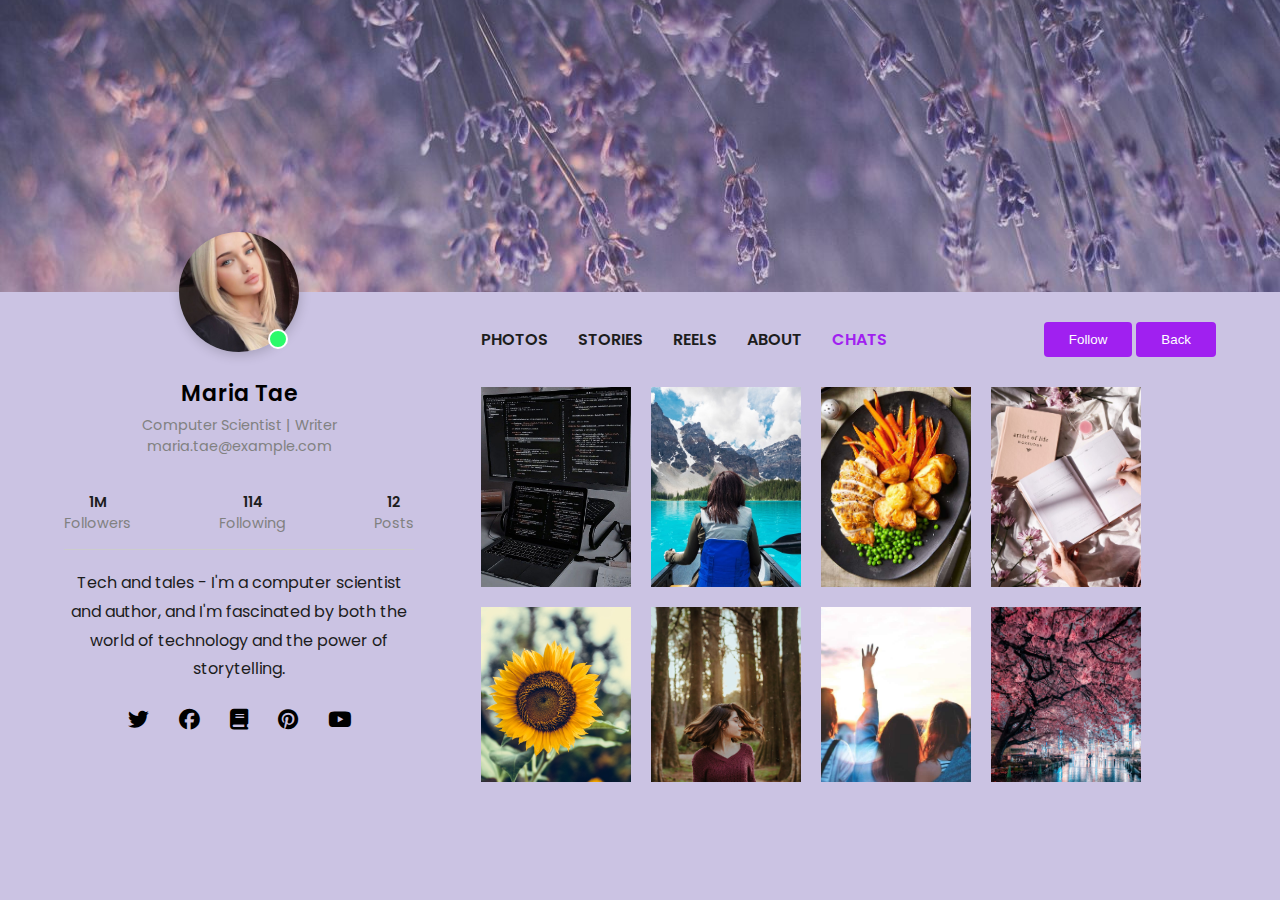
<file: index.html>
<!DOCTYPE html>
<html lang="en">
  <head>
    <meta charset="UTF-8" />
    <meta http-equiv="X-UA-Compatible" content="IE=edge" />
    <meta name="viewport" content="width=device-width, initial-scale=1.0" />
    <title>Profile Page</title>
    <!-- Font Awesome -->
    <link rel="stylesheet" href="https://cdnjs.cloudflare.com/ajax/libs/font-awesome/6.1.1/css/all.min.css"
    />
    <!-- Bootstrap -->
    <link rel="stylesheet" href="https://cdnjs.cloudflare.com/ajax/libs/twitter-bootstrap/5.1.0/css/bootstrap.min.css" integrity="sha512-j/VGxPz9XfC8jBDkz/EtIM5K5Ff44vOU8Y1WcKmIXxvaKj9hPm2n7WgRrysi98grC53uie1n8dLG4u3+gNtx1g==" crossorigin="anonymous" referrerpolicy="no-referrer"/>
    <!-- CSS -->
    <link rel="stylesheet" href="css/style.css" />
</head>
  <body>
    <div class="container-fluid header__wrapper">
      <header></header>
      <div class="row cols__container">
        <div class="col-md-6 left__col">
          <div class="img__container">
            <img src="img\profile picture.jpg" alt="Maria Tae" />
            <span></span>
          </div>
          <h2>Maria Tae</h2>
          <p>Computer Scientist | Writer</p>
          <p>maria.tae@example.com</p>

          <ul class="about">
            <li><span>1M</span>Followers</li>
            <li><span>114</span>Following</li>
            <li><span>12</span>Posts</li>
          </ul>

          <div class="content">
            <p>
              Tech and tales - I'm a computer scientist and author, and I'm fascinated by both the world of technology and the power of storytelling.
            </p>

            <ul>
              <li><i class="fab fa-twitter"></i></li>
              <i class="fab fa-facebook"></i>
              <i class="fa-solid fa-book"></i>
              <i class="fab fa-pinterest"></i>
              <i class="fab fa-youtube"></i>
            </ul>
          </div>
        </div>
        <div class="col-md-6 right__col">
          <nav>
            <ul>
              <li><a href="">Photos</a></li>
              <li><a href="">Stories</a></li>
              <li><a href="">Reels</a></li>
              <li><a href="">About</a></li>
              <li><a href="index2.html" style="background-color: #CBC3E3; border-color: blue; color: #a020f0;">Chats</a></li>

            </ul>

           <form>
           <button type="Follow" formaction="index.html">Follow</button>
           <button type="Back" formaction="index1.html">Back</button>
           </form>
            
          </nav>

          <div class="photos">
           <img src="img\img9.jpg" alt="Photo" />
            <img src="img\img2.jpg" alt="Photo" />
            <img src="img\img4.jpg" alt="Photo" />
            <img src="img\img8.jpg" alt="Photo" />
            <img src="img\insta pic 2.jpg" alt="Photo" />
            <img src="img\Eva.jpeg" alt="Photo" />
            <img src="img\img3.jpg" alt="Photo" />
            <img src="img\img10.jpg" alt="Photo" />
            <img src="img\img6.jpg" alt="Photo" />
            <img src="img\img5.jpg" alt="Photo" />
            <img src="img\img15.jpg" alt="Photo" />
            <img src="img\img14.jpg" alt="Photo" />

          </div>
        </div>
      </div>
    </div>
  </body>
</html>
</file>
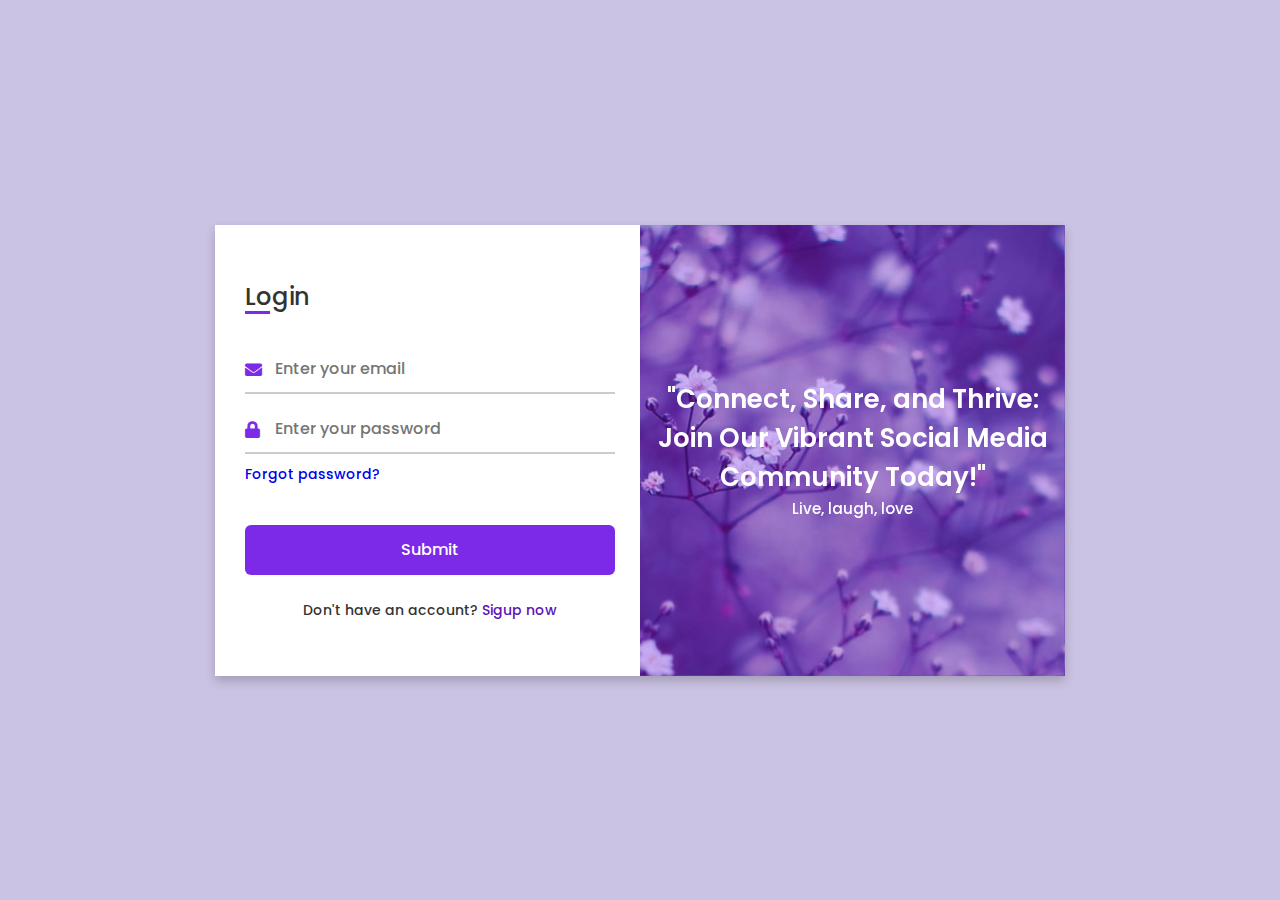
<file: index1.html>
<!DOCTYPE html>
<html lang="en" dir="ltr">
<head>
  <meta charset="UTF-8">
  <title>Login and SignUp Form </title>
  <!-- CSS -->
  <link rel="stylesheet" href="css/style1.css">
  <!-- Fontawesome CDN Link -->
  <link rel="stylesheet" href="https://cdnjs.cloudflare.com/ajax/libs/font-awesome/5.15.3/css/all.min.css">
  <meta name="viewport" content="width=device-width, initial-scale=1.0">
  <!-- Bootstrap CDN Link -->
  <link rel="stylesheet" href="https://cdnjs.cloudflare.com/ajax/libs/twitter-bootstrap/5.1.0/css/bootstrap.min.css" integrity="sha512-qvK8W1xbV1JwNzgTJxPf8jK/wpygX2fLAsHpbKjJ8S8cBsyIwTFM1j3Ov4o4bjf+X9BQgDwn7jK8JGDKz7+ujw==" crossorigin="anonymous" referrerpolicy="no-referrer" />
</head>
<body>
  <!--Flip-->
  <div class="container">
    <div class="row">
      <div class="col-md-6">
        <input type="checkbox" id="flip">
        <div class="cover">
          <div class="front">
            <img src="img\front.jpg" alt="">
            <div class="text">
              <span class="text-1">"Connect, Share, and Thrive: <br> Join Our Vibrant Social Media Community Today!"</span>
              <span class="text-2">Live, laugh, love</span>
            </div>
          </div>
          <div class="back">
            <img class="backImg" src="img\front.jpg" alt="">
            <div class="text">
              <span class="text-1">Experience social networking like never before</span>
              <span class="text-2">Stay in touch, anytime, anywhere</span>
            </div>
          </div>
        </div>
      </div>
      <!--Login-->
      <div class="col-md-6">
        <div class="forms">
          <div class="form-content">
            <div class="login-form">
              <div class="title">Login</div>
              <form action="index.html">
                <div class="input-boxes">
                  <div class="input-box">
                    <i class="fas fa-envelope"></i>
                    <input type="text" placeholder="Enter your email" required>
                  </div>
                  <div class="input-box">
                    <i class="fas fa-lock"></i>
                    <input type="password" placeholder="Enter your password" required>
                  </div>
                  <div class="text"><a href="#">Forgot password?</a></div>
                  <div class="button input-box">
                    <input type="submit" value="Submit">
                  </div>
                  <div class="text sign-up-text">Don't have an account? <label for="flip">Sigup now</label></div>
                </div>
              </form>
            </div>
            <!--Signup-->
            <div class="signup-form">
              <div class="title">Signup</div>
              <form action="index.html">
                <div class="input-boxes">
              <div class="input-box">
                <i class="fas fa-user"></i>
                <input type="text" placeholder="Enter your name" required>
              </div>
              <div class="input-box">
                <i class="fas fa-envelope"></i>
                <input type="text" placeholder="Enter your email" required>
              </div>
              <div class="input-box">
                <i class="fas fa-lock"></i>
                <input type="password" placeholder="Enter your password" required>
              </div>
              <div class="button input-box">
                <input type="submit" value="Submit">
              </div>
              <div class="text sign-up-text">Already have an account? <label for="flip">Login now</label></div>
            </div>
      </form>
    </div>
    </div>
    </div>
  </div>
</body>
</html>
</file>
<file: css/style.css>
@import url("https://fonts.googleapis.com/css2?family=Poppins:wght@400;600&display=swap");
body {
  width: 100%;
  margin: 0;
  padding: 0;
  box-sizing: border-box;
  min-height: 100vh;
  font-family: "Poppins", sans-serif;
  background-color: #CBC3E3;
}

ul {
  list-style-type: none;
  margin: 0;
  padding: 0;
  display: flex;
  align-items: center;
}

a {
  text-decoration: none;
}

.header__wrapper header {
  width: 100%;
  background: url("../img/background6.jpg") no-repeat 50% 20% / cover;
  min-height: calc(100px + 15vw);
}

.header__wrapper .cols__container .left__col {
  padding: 25px 20px;
  text-align: center;
  max-width: 350px;
  position: relative;
  margin: 0 auto;
}

.header__wrapper .cols__container .left__col .img__container {
  position: absolute;
  top: -60px;
  left: 50%;
  transform: translatex(-50%);
}
.header__wrapper .cols__container .left__col .img__container img {
  width: 120px;
  height: 120px;
  object-fit: cover;
  border-radius: 50%;
  display: block;
  box-shadow: 1px 3px 12px rgba(0, 0, 0, 0.18);
}
.header__wrapper .cols__container .left__col .img__container span {
  position: absolute;
  background: #2afa6a;
  width: 16px;
  height: 16px;
  border-radius: 50%;
  bottom: 3px;
  right: 11px;
  border: 2px solid #fff;
}
.header__wrapper .cols__container .left__col h2 {
  margin-top: 60px;
  font-weight: 600;
  font-size: 22px;
  margin-bottom: 5px;
}
.header__wrapper .cols__container .left__col p {
  font-size: 0.9rem;
  color: #818181;
  margin: 0;
}
.header__wrapper .cols__container .left__col .about {
  justify-content: space-between;
  position: relative;
  margin: 35px 0;
}
.header__wrapper .cols__container .left__col .about li {
  display: flex;
  flex-direction: column;
  color: #818181;
  font-size: 0.9rem;
}
.header__wrapper .cols__container .left__col .about li span {
  color: #1d1d1d;
  font-weight: 600;
}
.header__wrapper .cols__container .left__col .about:after {
  position: absolute;
  content: "";
  bottom: -16px;
  display: block;
  background: #cccccc;
  height: 1px;
  width: 100%;
}
.header__wrapper .cols__container .content p {
  font-size: 1rem;
  color: #1d1d1d;
  line-height: 1.8em;
}
.header__wrapper .cols__container .content ul {
  gap: 30px;
  justify-content: center;
  align-items: center;
  margin-top: 25px;
}
.header__wrapper .cols__container .content ul li {
  display: flex;
}
.header__wrapper .cols__container .content ul i {
  font-size: 1.3rem;
}
.header__wrapper .cols__container .right__col nav {
  display: flex;
  align-items: center;
  padding: 30px 0;
  justify-content: space-between;
  flex-direction: column;
}
.header__wrapper .cols__container .right__col nav ul {
  display: flex;
  gap: 20px;
  flex-direction: column;
}
.header__wrapper .cols__container .right__col nav ul li a {
  text-transform: uppercase;
  color: #1d1d1d;
  font-weight: 600;
}
.header__wrapper .cols__container .right__col nav ul li:nth-child(1) a {
  color: #1d1d1d;
  font-weight: 600;
}
.header__wrapper .cols__container .right__col nav button {
  background: #a020f0;
  color: #fff;
  border: none;
  padding: 10px 25px;
  border-radius: 4px;
  cursor: pointer;
  margin-top: 20px;
}
.header__wrapper .cols__container .right__col nav button:hover {
  opacity: 0.8;
}

.header__wrapper .cols__container .right__col .photos {
  display: grid;  grid-template-columns: repeat(auto-fill, 150px);
  gap: 20px;
}

.header__wrapper .cols__container .right__col .photos img {
  width: 100%;
  height: 100%;
  object-fit: cover;
}


/* Responsiveness */

@media (min-width: 868px) {
  .header__wrapper .cols__container {
    max-width: 1200px;
    margin: 0 auto;
    width: 90%;
    justify-content: space-between;
    display: grid;
    grid-template-columns: 1fr 2fr;
    gap: 50px;
  }
  .header__wrapper .cols__container .left__col {
    padding: 25px 0px;
  }
  .header__wrapper .cols__container .right__col nav ul {
    flex-direction: row;
    gap: 30px;
  }
  .header__wrapper .cols__container .right__col .photos {
    height: 365px;
    overflow: auto;
    padding: 0 0 30px;
  }
}

@media (min-width: 1017px) {
  .header__wrapper .cols__container .left__col {
    margin: 0;
    margin-right: auto;
  }
  .header__wrapper .cols__container .right__col nav {
    flex-direction: row;
  }
  .header__wrapper .cols__container .right__col nav button {
    margin-top: 0;
  }
}
</file>
<file: css/style1.css>
@import url('https://fonts.googleapis.com/css2?family=Poppins:wght@200;300;400;500;600;700&display=swap');
*{
  margin: 0;
  padding: 0;
  box-sizing: border-box;
  font-family: "Poppins" , sans-serif;
}
body{
  min-height: 100vh;
  display: flex;
  align-items: center;
  justify-content: center;
  background: #CBC3E3;
  padding: 30px;
}
.container{
  position: relative;
  max-width: 850px;
  width: 100%;
  background: #fff;
  padding: 40px 30px;
  box-shadow: 0 5px 10px rgba(0,0,0,0.2);
  perspective: 2700px;
}
.container .cover{
  backface-visibility: hidden;
  position: absolute;
  top: 0;
  left: 50%;
  height: 100%;
  width: 50%;
  z-index: 98;
  transition: all 1s ease;
  transform-origin: left;
  transform-style: preserve-3d;
}
.container #flip:checked ~ .cover{
  transform: rotateY(-180deg);
}
 .container .cover .front,
 .container .cover .back{
  position: absolute;
  top: 0;
  left: 0;
  height: 100%;
  width: 100%;
}
.cover .back{
  transform: rotateY(180deg);
}
.container .cover::before,
.container .cover::after{
  content: '';
  position: absolute;
  height: 100%;
  width: 100%;
  background: #7d2ae8;
  opacity: 0.5;
  z-index: 12;
}

.container .cover::before,
.container .cover::after{
  opacity: 0.2;
  transform: rotateY(180deg);
  
}
.container .cover img{
  position: absolute;
  height: 100%;
  width: 100%;
  object-fit: cover;
  z-index: 10;
}
.container .cover .text{
  position: absolute;
  z-index: 130;
  height: 100%;
  width: 100%;
  display: flex;
  flex-direction: column;
  align-items: center;
  justify-content: center;
}
.cover .text .text-1,
.cover .text .text-2{
  font-size: 26px;
  font-weight: 600;
  color: #fff;
  text-align: center;
}
.cover .text .text-2{
  font-size: 15px;
  font-weight: 500;
}
.container .forms{
  height: 100%;
  width: 100%;
  background: #fff;
}
.container .form-content{
  display: flex;
  align-items: center;
  justify-content: space-between;
}
.form-content .login-form,
.form-content .signup-form{
  width: calc(100% / 2 - 25px);
}
.forms .form-content .title{
  position: relative;
  font-size: 24px;
  font-weight: 500;
  color: #333;
}
.forms .form-content .title:before{
  content: '';
  position: absolute;
  left: 0;
  bottom: 0;
  height: 3px;
  width: 25px;
  background: #7d2ae8;
}
.forms .signup-form  .title:before{
  width: 20px;
}
.forms .form-content .input-boxes{
  margin-top: 30px;
}
.forms .form-content .input-box{
  display: flex;
  align-items: center;
  height: 50px;
  width: 100%;
  margin: 10px 0;
  position: relative;
}
.form-content .input-box input{
  height: 100%;
  width: 100%;
  outline: none;
  border: none;
  padding: 0 30px;
  font-size: 16px;
  font-weight: 500;
  border-bottom: 2px solid rgba(0,0,0,0.2);
  transition: all 0.3s ease;
}
.form-content .input-box input:focus,
.form-content .input-box input:valid{
  border-color: #7d2ae8;
}
.form-content .input-box i{
  position: absolute;
  color: #7d2ae8;
  font-size: 17px;
}
.forms .form-content .text{
  font-size: 14px;
  font-weight: 500;
  color: #333;
}
.forms .form-content .text a{
  text-decoration: none;
}
.forms .form-content .text a:hover{
  text-decoration: underline;
}
.forms .form-content .button{
  color: #fff;
  margin-top: 40px;
}
.forms .form-content .button input{
  color: #fff;
  background: #7d2ae8;
  border-radius: 6px;
  padding: 0;
  cursor: pointer;
  transition: all 0.4s ease;
}
.forms .form-content .button input:hover{
  background: #5b13b9;
}
.forms .form-content label{
  color: #5b13b9;
  cursor: pointer;
}
.forms .form-content label:hover{
  text-decoration: underline;
}
.forms .form-content .login-text,
.forms .form-content .sign-up-text{
  text-align: center;
  margin-top: 25px;
}
.container #flip{
  display: none;
}
@media (max-width: 730px) {
  .container .cover{
    display: none;
  }
  .form-content .login-form,
  .form-content .signup-form{
    width: 100%;
  }
  .form-content .signup-form{
    display: none;
  }
  .container #flip:checked ~ .forms .signup-form{
    display: block;
  }
  .container #flip:checked ~ .forms .login-form{
    display: none;
  }
}
</file>
